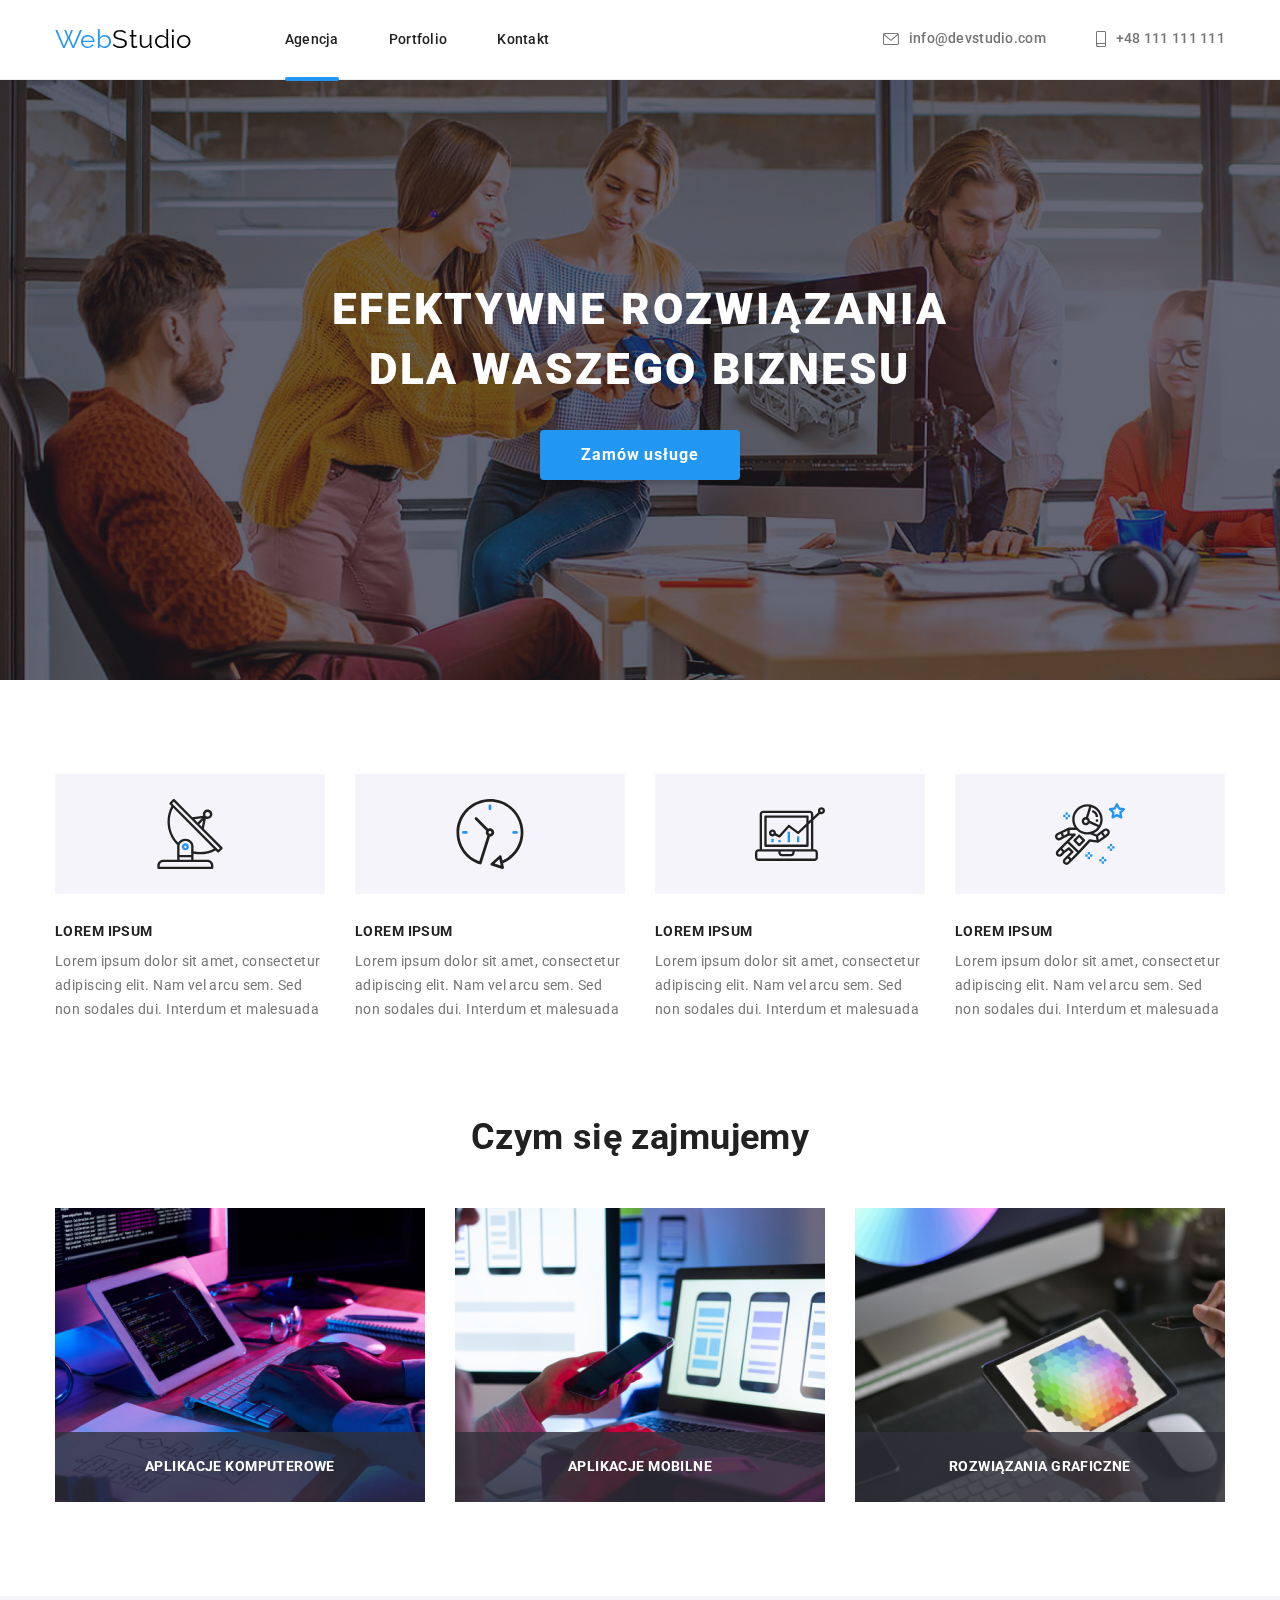
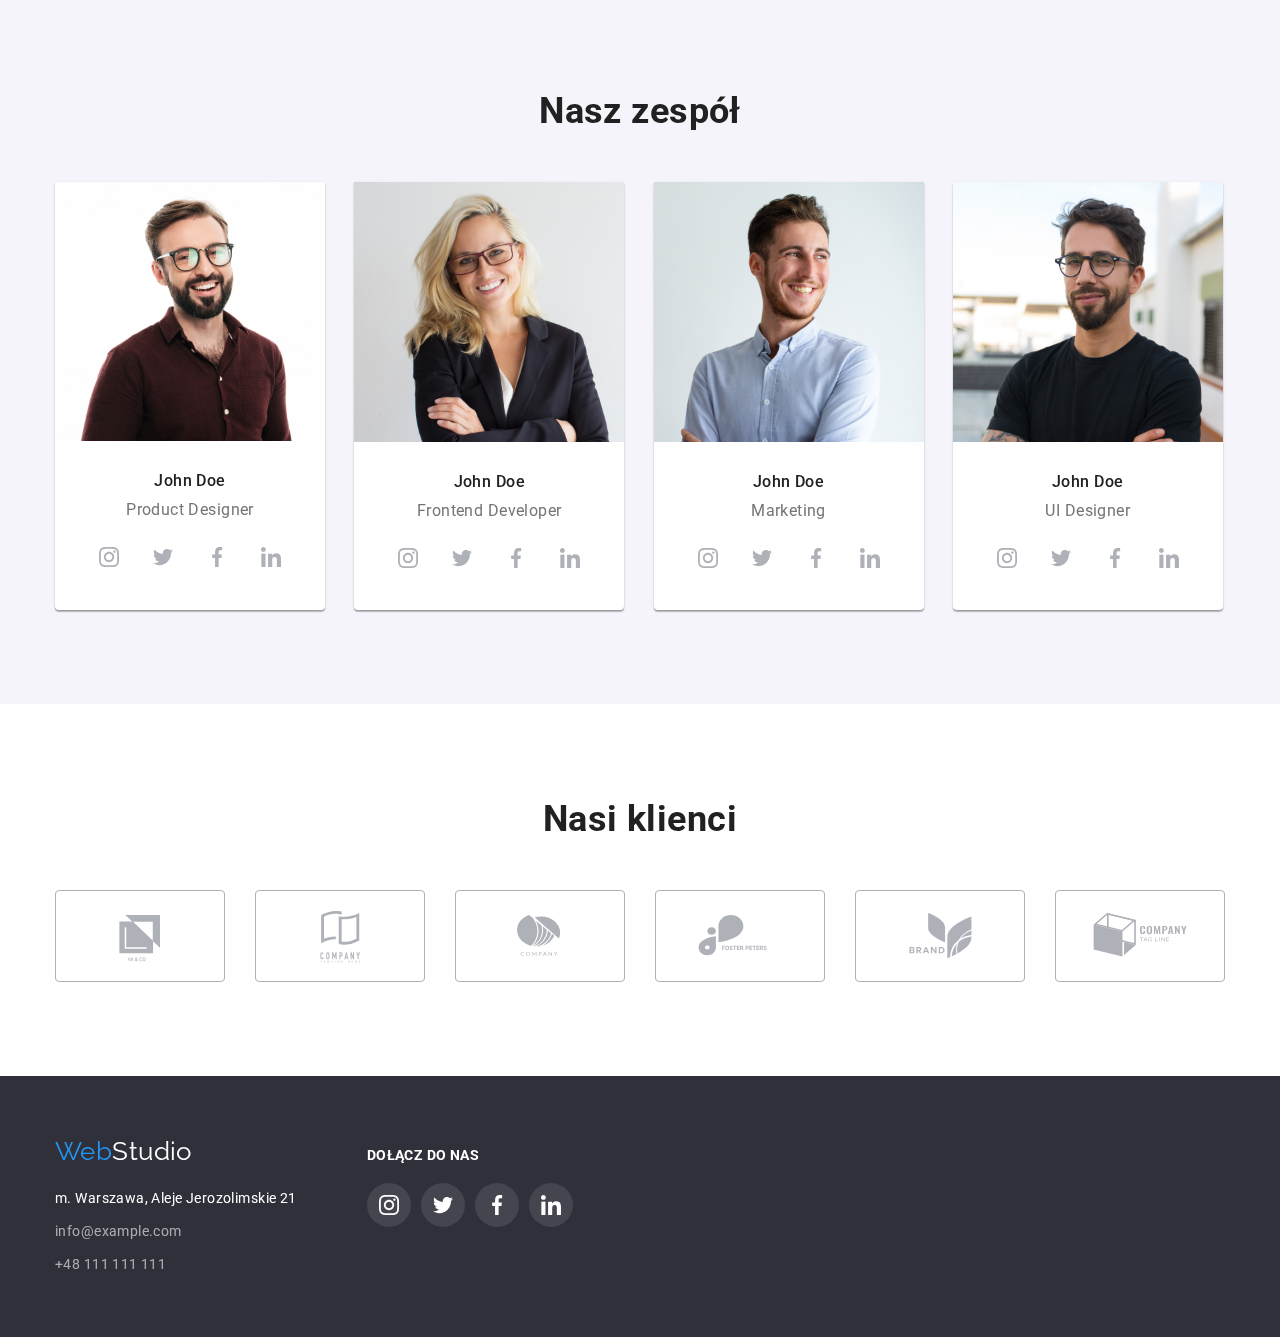
<file: index.html>
<!DOCTYPE html>
<html lang="en">
  <head>
    <meta charset="UTF-8" />
    <meta http-equiv="X-UA-Compatible" content="IE=edge" />
    <meta name="viewport" content="width=device-width, initial-scale=1.0" />
    <title>Studio</title>
    <link rel="stylesheet" href="./css/modern-normalize.css" />
    <link rel="stylesheet" href="./css/styles.css" />
    <link rel="preconnect" href="https://fonts.googleapis.com" />
    <link rel="preconnect" href="https://fonts.gstatic.com" crossorigin />
    <link
      href="https://fonts.googleapis.com/css2?family=Raleway:wght@700&family=Roboto:wght@400;500;700;900&display=swap"
      rel="stylesheet"
    />
  </head>
  <body>
    <div class="backdrop is-hidden" data-modal>
      <div class="modal">
        <button class="modal-button" type="button" data-modal-close>
          <svg height="11" width="11">
            <use href="./images/icons.svg#icon-Vector"></use>
          </svg>
        </button>
      </div>
    </div>
    <header class="header-border">
      <div class="container header-position">
        <a class="webstudio-top" href="index.html"
          ><span class="blue-text">Web</span>Studio</a
        >
        <nav class="nav-position">
          <ul class="nav-menu">
            <li>
              <a class="navigation-button-active" href="./index.html"
                >Agencja</a
              >
            </li>
            <li>
              <a class="navigation-button" href="./portfolio.html">Portfolio</a>
            </li>
            <li>
              <a class="navigation-button" href="#">Kontakt</a>
            </li>
          </ul>
        </nav>

        <ul class="nav-contact">
          <li class="header-hover">
            <a class="header-address" href="mailto:info@devstudio.com">
              <svg class="icon-mail" width="16" height="12">
                <use href="./images/icons.svg#icon-envelope"></use>
              </svg>
              info@devstudio.com</a
            >
          </li>
          <li>
            <a class="header-address" href="tel:+48111111111">
              <svg class="icon-tel" width="10" height="16">
                <use href="./images/icons.svg#icon-smartphone"></use>
              </svg>
              +48 111 111 111</a
            >
          </li>
        </ul>
      </div>
    </header>
    <main>
      <section class="main-header-background">
        <div class="container">
          <h1 class="central-text">
            EFEKTYWNE ROZWIĄZANIA DLA WASZEGO BIZNESU
          </h1>
          <button
            class="main-button-position main-page-button"
            type="button"
            data-modal-open
          >
            Zamów usługe
          </button>
        </div>
      </section>
      <section>
        <div class="container">
          <ul class="lorem-section">
            <li>
              <div class="lorem-object">
                <svg height="70" width="70">
                  <use href="./images/icons.svg#icon-antenna-1"></use>
                </svg>
              </div>
              <h4 class="lorem-topic">LOREM IPSUM</h4>
              <p class="lorem-text">
                Lorem ipsum dolor sit amet, consectetur adipiscing elit. Nam vel
                arcu sem. Sed non sodales dui. Interdum et malesuada
              </p>
            </li>
            <li>
              <div class="lorem-object">
                <svg height="70" width="70">
                  <use href="./images/icons.svg#icon-clock-1"></use>
                </svg>
              </div>
              <h4 class="lorem-topic">LOREM IPSUM</h4>
              <p class="lorem-text">
                Lorem ipsum dolor sit amet, consectetur adipiscing elit. Nam vel
                arcu sem. Sed non sodales dui. Interdum et malesuada
              </p>
            </li>
            <li>
              <div class="lorem-object">
                <svg height="70" width="70">
                  <use href="./images/icons.svg#icon-diagram-1"></use>
                </svg>
              </div>
              <h4 class="lorem-topic">LOREM IPSUM</h4>
              <p class="lorem-text">
                Lorem ipsum dolor sit amet, consectetur adipiscing elit. Nam vel
                arcu sem. Sed non sodales dui. Interdum et malesuada
              </p>
            </li>
            <li>
              <div class="lorem-object">
                <svg height="70" width="70">
                  <use href="./images/icons.svg#icon-astronaut-1"></use>
                </svg>
              </div>
              <h4 class="lorem-topic">LOREM IPSUM</h4>
              <p class="lorem-text">
                Lorem ipsum dolor sit amet, consectetur adipiscing elit. Nam vel
                arcu sem. Sed non sodales dui. Interdum et malesuada
              </p>
            </li>
          </ul>
        </div>
      </section>
      <section class="section">
        <div class="container">
          <h2 class="main-page-header">Czym się zajmujemy</h2>
          <ul class="main-page-middle">
            <li class="main-image-position">
              <img
                src="./images/creating-websites.jpg"
                alt="Programowanie"
                height="294"
              />
              <p class="image-description">Aplikacje komputerowe</p>
            </li>
            <li class="main-image-position">
              <img
                src="./images/adaptation-to-mobile-devices.jpg"
                alt="Komunikacja z klientem"
                height="294"
              />
              <p class="image-description">Aplikacje mobilne</p>
            </li>
            <li class="main-image-position">
              <img
                src="./images/color-customization.jpg"
                alt="Praca artystyczna"
                height="294"
              />
              <p class="image-description">Rozwiązania graficzne</p>
            </li>
          </ul>
        </div>
      </section>
      <section class="main-bottom-section">
        <div class="container section">
          <h2 class="main-page-header">Nasz zespół</h2>
          <ul class="main-page-team">
            <li>
              <figure class="box-styling-main">
                <img
                  src="./images/product-designer.jpg"
                  alt="John Doe Product Designer"
                  height="260"
                />
                <figcaption>
                  <h4 class="team-member-name">John Doe</h4>
                  <p class="team-member-position">Product Designer</p>
                </figcaption>
                <ul class="wrapper-social">
                  <li>
                    <a class="icon-social" href="#">
                      <svg width="20" height="20">
                        <use href="./images/icons.svg#icon-instagram-2"></use>
                      </svg>
                    </a>
                  </li>
                  <li>
                    <a class="icon-social" href="#">
                      <svg width="20" height="20">
                        <use href="./images/icons.svg#icon-twitter-1"></use>
                      </svg>
                    </a>
                  </li>
                  <li>
                    <a class="icon-social" href="#">
                      <svg width="20" height="20">
                        <use href="./images/icons.svg#icon-facebook-1"></use>
                      </svg>
                    </a>
                  </li>
                  <li>
                    <a class="icon-social" href="#">
                      <svg width="20" height="20">
                        <use href="./images/icons.svg#icon-linkedin-1"></use>
                      </svg>
                    </a>
                  </li>
                </ul>
              </figure>
            </li>
            <li>
              <figure class="box-styling-main">
                <img
                  src="./images/frontend-developer.jpg"
                  alt="John Doe Frontend Developer"
                  height="260"
                />
                <figcaption>
                  <h4 class="team-member-name">John Doe</h4>
                  <p class="team-member-position">Frontend Developer</p>
                </figcaption>
                <ul class="wrapper-social">
                  <li>
                    <a class="icon-social" href="#">
                      <svg width="20" height="20">
                        <use href="./images/icons.svg#icon-instagram-2"></use>
                      </svg>
                    </a>
                  </li>
                  <li>
                    <a class="icon-social" href="#">
                      <svg width="20" height="20">
                        <use href="./images/icons.svg#icon-twitter-1"></use>
                      </svg>
                    </a>
                  </li>
                  <li>
                    <a class="icon-social" href="#">
                      <svg width="20" height="20">
                        <use href="./images/icons.svg#icon-facebook-1"></use>
                      </svg>
                    </a>
                  </li>
                  <li>
                    <a class="icon-social" href="#">
                      <svg width="20" height="20">
                        <use href="./images/icons.svg#icon-linkedin-1"></use>
                      </svg>
                    </a>
                  </li>
                </ul>
              </figure>
            </li>
            <li>
              <figure class="box-styling-main">
                <img
                  src="./images/marketing-specialist.jpg"
                  alt="John Doe Marketing"
                  height="260"
                />
                <figcaption>
                  <h4 class="team-member-name">John Doe</h4>
                  <p class="team-member-position">Marketing</p>
                </figcaption>
                <ul class="wrapper-social">
                  <li>
                    <a class="icon-social" href="#">
                      <svg width="20" height="20">
                        <use href="./images/icons.svg#icon-instagram-2"></use>
                      </svg>
                    </a>
                  </li>
                  <li>
                    <a class="icon-social" href="#">
                      <svg width="20" height="20">
                        <use href="./images/icons.svg#icon-twitter-1"></use>
                      </svg>
                    </a>
                  </li>
                  <li>
                    <a class="icon-social" href="#">
                      <svg width="20" height="20">
                        <use href="./images/icons.svg#icon-facebook-1"></use>
                      </svg>
                    </a>
                  </li>
                  <li>
                    <a class="icon-social" href="#">
                      <svg width="20" height="20">
                        <use href="./images/icons.svg#icon-linkedin-1"></use>
                      </svg>
                    </a>
                  </li>
                </ul>
              </figure>
            </li>
            <li>
              <figure class="box-styling-main">
                <img
                  src="./images/ui-designer.jpg"
                  alt="John Doe UI Designer"
                  height="260"
                />
                <figcaption>
                  <h4 class="team-member-name">John Doe</h4>
                  <p class="team-member-position">UI Designer</p>
                </figcaption>
                <ul class="wrapper-social">
                  <li>
                    <a class="icon-social" href="#">
                      <svg width="20" height="20">
                        <use href="./images/icons.svg#icon-instagram-2"></use>
                      </svg>
                    </a>
                  </li>
                  <li>
                    <a class="icon-social" href="#">
                      <svg width="20" height="20">
                        <use href="./images/icons.svg#icon-twitter-1"></use>
                      </svg>
                    </a>
                  </li>
                  <li>
                    <a class="icon-social" href="#">
                      <svg width="20" height="20">
                        <use href="./images/icons.svg#icon-facebook-1"></use>
                      </svg>
                    </a>
                  </li>
                  <li>
                    <a class="icon-social" href="#">
                      <svg width="20" height="20">
                        <use href="./images/icons.svg#icon-linkedin-1"></use>
                      </svg>
                    </a>
                  </li>
                </ul>
              </figure>
            </li>
          </ul>
        </div>
      </section>
      <section class="section">
        <div class="container">
          <h2 class="main-page-header">Nasi klienci</h2>
          <ul class="main-page-customers">
            <li class="box-styling-main-bottom">
              <svg class="customer-icon" width="170" height="92">
                <use href="./images/icons.svg#icon-Client-1"></use>
              </svg>
            </li>
            <li class="box-styling-main-bottom">
              <svg class="customer-icon" width="170" height="92">
                <use href="./images/icons.svg#icon-Client-2"></use>
              </svg>
            </li>
            <li class="box-styling-main-bottom">
              <svg class="customer-icon" width="170" height="92">
                <use href="./images/icons.svg#icon-Client-3"></use>
              </svg>
            </li>
            <li class="box-styling-main-bottom">
              <svg class="customer-icon" width="170" height="92">
                <use href="./images/icons.svg#icon-Client-4"></use>
              </svg>
            </li>
            <li class="box-styling-main-bottom">
              <svg class="customer-icon" width="170" height="92">
                <use href="./images/icons.svg#icon-Client-5"></use>
              </svg>
            </li>
            <li class="box-styling-main-bottom">
              <svg class="customer-icon" width="170" height="92">
                <use href="./images/icons.svg#icon-Client-6"></use>
              </svg>
            </li>
          </ul>
        </div>
      </section>
    </main>
    <footer class="background-block">
      <div class="container footer-wrapper">
        <div>
          <p class="webstudio-bottom-position webstudio-bottom">
            <span class="blue-text">Web</span>Studio
          </p>
          <address class="footer-address">
            <ul class="footer-address-position">
              <li>
                <p class="footer-address">
                  m. Warszawa, Aleje Jerozolimskie 21
                </p>
              </li>
              <li>
                <a class="address-styling" href="mailto:info@example.com"
                  >info@example.com</a
                >
              </li>
              <li>
                <a class="address-styling" href="tel:+48111111111"
                  >+48 111 111 111</a
                >
              </li>
            </ul>
          </address>
        </div>
        <div class="footer-social">
          <p class="footer-social-header">Dołącz do nas</p>
          <ul class="wrapper-social">
            <li>
              <a class="icon-social-footer" href="#">
                <svg width="20" height="20">
                  <use href="./images/icons.svg#icon-instagram-2"></use>
                </svg>
              </a>
            </li>
            <li>
              <a class="icon-social-footer" href="#">
                <svg width="20" height="20">
                  <use href="./images/icons.svg#icon-twitter-1"></use>
                </svg>
              </a>
            </li>
            <li>
              <a class="icon-social-footer" href="#">
                <svg width="20" height="20">
                  <use href="./images/icons.svg#icon-facebook-1"></use>
                </svg>
              </a>
            </li>
            <li>
              <a class="icon-social-footer" href="#">
                <svg width="20" height="20">
                  <use href="./images/icons.svg#icon-linkedin-1"></use>
                </svg>
              </a>
            </li>
          </ul>
        </div>
      </div>
    </footer>
    <script src="./js/modal.js"></script>
  </body>
</html>
</file>
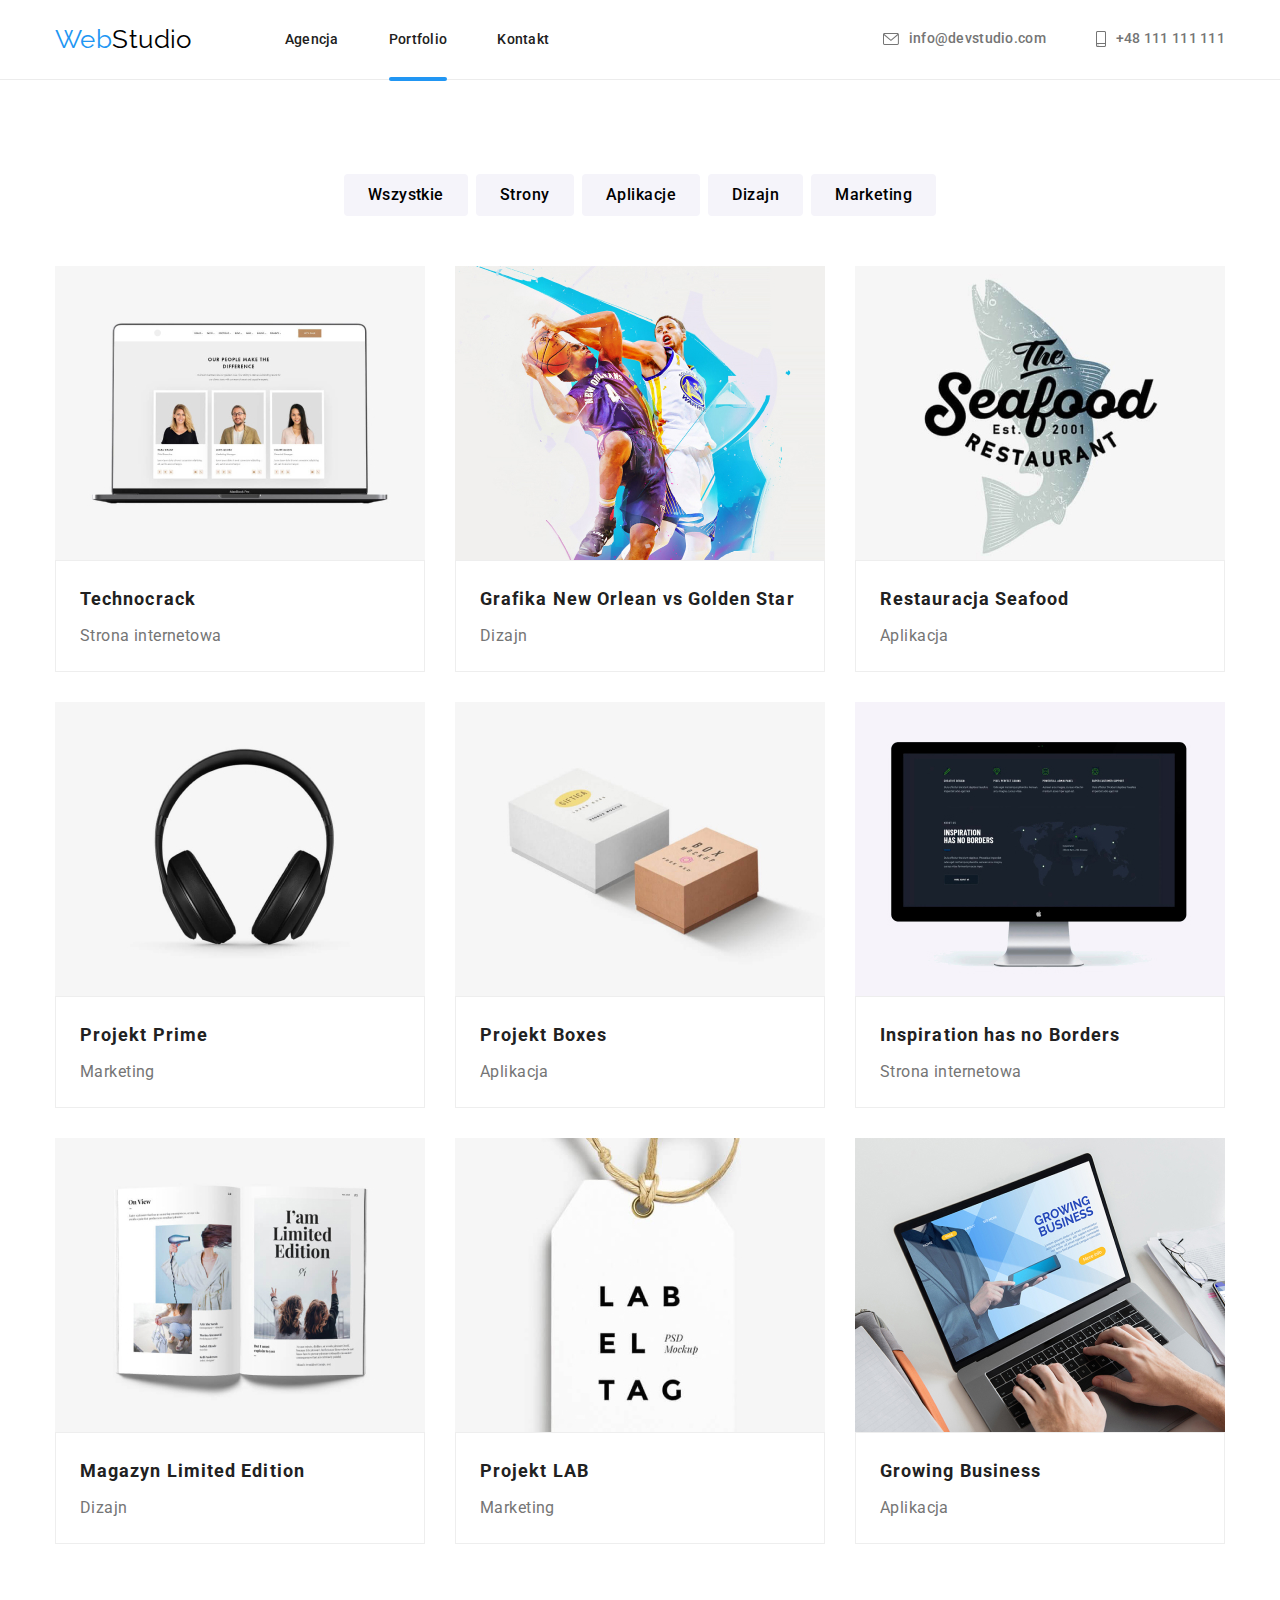
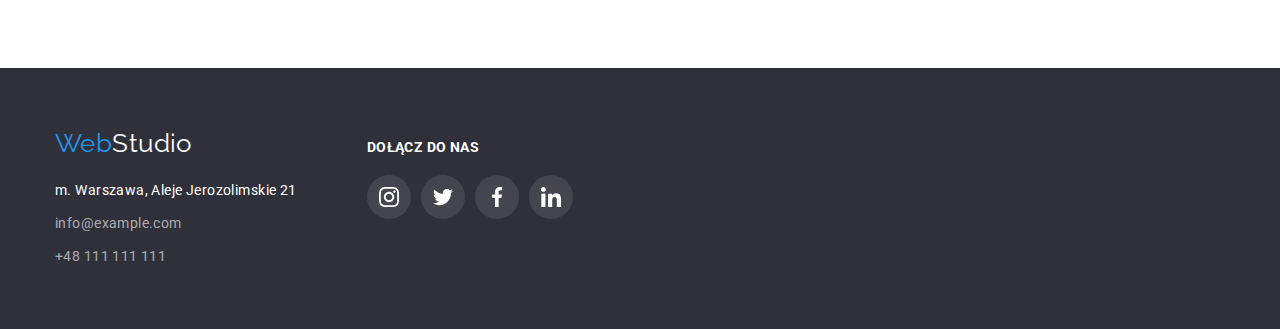
<file: portfolio.html>
<!DOCTYPE html>
<html lang="en">
  <head>
    <meta charset="UTF-8" />
    <meta http-equiv="X-UA-Compatible" content="IE=edge" />
    <meta name="viewport" content="width=device-width, initial-scale=1.0" />
    <title>Portfolio</title>
    <link rel="stylesheet" href="./css/modern-normalize.css" />
    <link rel="stylesheet" href="./css/styles.css" />
    <link rel="preconnect" href="https://fonts.googleapis.com" />
    <link rel="preconnect" href="https://fonts.gstatic.com" crossorigin />
    <link
      href="https://fonts.googleapis.com/css2?family=Raleway:wght@700&family=Roboto:wght@400;500;700;900&display=swap"
      rel="stylesheet"
    />
  </head>
  <body>
    <header class="header-border">
      <div class="container header-position">
        <a class="webstudio-top" href="index.html"
          ><span class="blue-text">Web</span>Studio</a
        >
        <nav class="nav-position">
          <ul class="nav-menu">
            <li>
              <a class="navigation-button" href="./index.html">Agencja</a>
            </li>
            <li>
              <a class="navigation-button-active" href="./portfolio.html"
                >Portfolio</a
              >
            </li>
            <li>
              <a class="navigation-button" href="#">Kontakt</a>
            </li>
          </ul>
        </nav>

        <ul class="nav-contact">
          <li>
            <a class="header-address" href="mailto:info@devstudio.com">
              <svg class="icon-color icon-mail" width="16" height="12">
                <use href="./images/icons.svg#icon-envelope"></use>
              </svg>
              info@devstudio.com</a
            >
          </li>
          <li>
            <a class="header-address" href="tel:+48111111111">
              <svg class="icon-color icon-tel" width="10" height="16">
                <use href="./images/icons.svg#icon-smartphone"></use>
              </svg>
              +48 111 111 111</a
            >
          </li>
        </ul>
      </div>
    </header>
    <main>
      <div class="container section">
        <div class="portoflio-wrapper">
          <ul class="portfolio-button-position">
            <li>
              <button class="portfolio-filter-button" type="button">
                Wszystkie
              </button>
            </li>
            <li>
              <button class="portfolio-filter-button" type="button">
                Strony
              </button>
            </li>
            <li>
              <button class="portfolio-filter-button" type="button">
                Aplikacje
              </button>
            </li>
            <li>
              <button class="portfolio-filter-button" type="button">
                Dizajn
              </button>
            </li>
            <li>
              <button class="portfolio-filter-button" type="button">
                Marketing
              </button>
            </li>
          </ul>
        </div>
        <div>
          <ul class="portfolio-image-position">
            <li>
              <a class="box-styling-portfolio" href="#">
                <div class="box-picture">
                  <img
                    src="./images/technocrack.jpg"
                    alt="Strona internetowa Technocrack"
                    height="294"
                  />

                  <div class="box-overlay">
                    <p class="box-hover-text-portfolio">
                      Technocrack jest popularną platformą wykorzystywaną do
                      rozpowszechniania koronawirusa. Firmy wykorzystują tę
                      platformę do celów szpiegowskich i ataków na
                      niezabezpieczone serwery konkurencji
                    </p>
                  </div>
                </div>
                <div class="text-styling-portfolio">
                  <h4 class="portfolio-image-header">Technocrack</h4>
                  <p class="portfolio-image-subtitle">Strona internetowa</p>
                </div>
              </a>
            </li>
            <li>
              <a href="#" class="box-styling-portfolio">
                <div class="box-picture">
                  <img
                    src="./images/grafika-new-orlean-vs-golden-star.jpg"
                    alt="Grafika drużyn NBA"
                    height="294"
                  />
                  <div class="box-overlay">
                    <p class="box-hover-text-portfolio">
                      Technocrack jest popularną platformą wykorzystywaną do
                      rozpowszechniania koronawirusa. Firmy wykorzystują tę
                      platformę do celów szpiegowskich i ataków na
                      niezabezpieczone serwery konkurencji
                    </p>
                  </div>
                </div>
                <div class="text-styling-portfolio">
                  <h4 class="portfolio-image-header">
                    Grafika New Orlean vs Golden Star
                  </h4>
                  <p class="portfolio-image-subtitle">Dizajn</p>
                </div>
              </a>
            </li>
            <li>
              <a href="#" class="box-styling-portfolio">
                <div class="box-picture">
                  <img
                    src="./images/restauracja-seafood.jpg"
                    alt="Restauracja Seafood"
                    height="294"
                  />
                  <div class="box-overlay">
                    <p class="box-hover-text-portfolio">
                      Technocrack jest popularną platformą wykorzystywaną do
                      rozpowszechniania koronawirusa. Firmy wykorzystują tę
                      platformę do celów szpiegowskich i ataków na
                      niezabezpieczone serwery konkurencji
                    </p>
                  </div>
                </div>
                <div class="text-styling-portfolio">
                  <h4 class="portfolio-image-header">Restauracja Seafood</h4>
                  <p class="portfolio-image-subtitle">Aplikacja</p>
                </div>
              </a>
            </li>
            <li>
              <a href="#" class="box-styling-portfolio">
                <div class="box-picture">
                  <img
                    src="./images/projekt-prime.jpg"
                    alt="Projekt Prime"
                    height="294"
                  />
                  <div class="box-overlay">
                    <p class="box-hover-text-portfolio">
                      Technocrack jest popularną platformą wykorzystywaną do
                      rozpowszechniania koronawirusa. Firmy wykorzystują tę
                      platformę do celów szpiegowskich i ataków na
                      niezabezpieczone serwery konkurencji
                    </p>
                  </div>
                </div>
                <div class="text-styling-portfolio">
                  <h4 class="portfolio-image-header">Projekt Prime</h4>
                  <p class="portfolio-image-subtitle">Marketing</p>
                </div>
              </a>
            </li>
            <li>
              <a href="#" class="box-styling-portfolio">
                <div class="box-picture">
                  <img
                    src="./images/projekt-boxes.jpg"
                    alt="Projekt Boxes"
                    height="294"
                  />
                  <div class="box-overlay">
                    <p class="box-hover-text-portfolio">
                      Technocrack jest popularną platformą wykorzystywaną do
                      rozpowszechniania koronawirusa. Firmy wykorzystują tę
                      platformę do celów szpiegowskich i ataków na
                      niezabezpieczone serwery konkurencji
                    </p>
                  </div>
                </div>
                <div class="text-styling-portfolio">
                  <h4 class="portfolio-image-header">Projekt Boxes</h4>
                  <p class="portfolio-image-subtitle">Aplikacja</p>
                </div>
              </a>
            </li>
            <li>
              <a href="#" class="box-styling-portfolio">
                <div class="box-picture">
                  <img
                    src="./images/inspiration-has-no-borders.jpg"
                    alt="Strona internetowa"
                    height="294"
                  />
                  <div class="box-overlay">
                    <p class="box-hover-text-portfolio">
                      Technocrack jest popularną platformą wykorzystywaną do
                      rozpowszechniania koronawirusa. Firmy wykorzystują tę
                      platformę do celów szpiegowskich i ataków na
                      niezabezpieczone serwery konkurencji
                    </p>
                  </div>
                </div>
                <div class="text-styling-portfolio">
                  <h4 class="portfolio-image-header">
                    Inspiration has no Borders
                  </h4>
                  <p class="portfolio-image-subtitle">Strona internetowa</p>
                </div>
              </a>
            </li>
            <li>
              <a href="#" class="box-styling-portfolio">
                <div class="box-picture">
                  <img
                    src="./images/magazyn-limited-edition.jpg"
                    alt="Magazyn Limited Edition"
                    height="294"
                  />
                  <div class="box-overlay">
                    <p class="box-hover-text-portfolio">
                      Technocrack jest popularną platformą wykorzystywaną do
                      rozpowszechniania koronawirusa. Firmy wykorzystują tę
                      platformę do celów szpiegowskich i ataków na
                      niezabezpieczone serwery konkurencji
                    </p>
                  </div>
                </div>
                <div class="text-styling-portfolio">
                  <h4 class="portfolio-image-header">
                    Magazyn Limited Edition
                  </h4>
                  <p class="portfolio-image-subtitle">Dizajn</p>
                </div>
              </a>
            </li>
            <li>
              <a href="#" class="box-styling-portfolio">
                <div class="box-picture">
                  <img
                    src="./images/projekt-lab.jpg"
                    alt="Projekt LAB"
                    height="294"
                  />
                  <div class="box-overlay">
                    <p class="box-hover-text-portfolio">
                      Technocrack jest popularną platformą wykorzystywaną do
                      rozpowszechniania koronawirusa. Firmy wykorzystują tę
                      platformę do celów szpiegowskich i ataków na
                      niezabezpieczone serwery konkurencji
                    </p>
                  </div>
                </div>
                <div class="text-styling-portfolio">
                  <h4 class="portfolio-image-header">Projekt LAB</h4>
                  <p class="portfolio-image-subtitle">Marketing</p>
                </div>
              </a>
            </li>
            <li>
              <a href="#" class="box-styling-portfolio">
                <div class="box-picture">
                  <img
                    src="./images/growing-business.jpg"
                    alt="Growing Business"
                    height="294"
                  />
                  <div class="box-overlay">
                    <p class="box-hover-text-portfolio">
                      Technocrack jest popularną platformą wykorzystywaną do
                      rozpowszechniania koronawirusa. Firmy wykorzystują tę
                      platformę do celów szpiegowskich i ataków na
                      niezabezpieczone serwery konkurencji
                    </p>
                  </div>
                </div>
                <div class="text-styling-portfolio">
                  <h4 class="portfolio-image-header">Growing Business</h4>
                  <p class="portfolio-image-subtitle">Aplikacja</p>
                </div>
              </a>
            </li>
          </ul>
        </div>
      </div>
    </main>
    <footer class="background-block">
      <div class="container footer-wrapper">
        <div>
          <p class="webstudio-bottom-position webstudio-bottom">
            <span class="blue-text">Web</span>Studio
          </p>
          <address class="footer-address">
            <ul class="footer-address-position">
              <li>
                <p class="footer-address">
                  m. Warszawa, Aleje Jerozolimskie 21
                </p>
              </li>
              <li>
                <a class="address-styling" href="mailto:info@example.com"
                  >info@example.com</a
                >
              </li>
              <li>
                <a class="address-styling" href="tel:+48111111111"
                  >+48 111 111 111</a
                >
              </li>
            </ul>
          </address>
        </div>
        <div class="footer-social">
          <p class="footer-social-header">Dołącz do nas</p>
          <ul class="wrapper-social">
            <li>
              <a class="icon-social-footer" href="#">
                <svg width="20" height="20">
                  <use href="./images/icons.svg#icon-instagram-2"></use>
                </svg>
              </a>
            </li>
            <li>
              <a class="icon-social-footer" href="#">
                <svg width="20" height="20">
                  <use href="./images/icons.svg#icon-twitter-1"></use>
                </svg>
              </a>
            </li>
            <li>
              <a class="icon-social-footer" href="#">
                <svg width="20" height="20">
                  <use href="./images/icons.svg#icon-facebook-1"></use>
                </svg>
              </a>
            </li>
            <li>
              <a class="icon-social-footer" href="#">
                <svg width="20" height="20">
                  <use href="./images/icons.svg#icon-linkedin-1"></use>
                </svg>
              </a>
            </li>
          </ul>
        </div>
      </div>
    </footer>
  </body>
</html>
</file>
<file: css/styles.css>
:root {
  --white-color: rgba(255, 255, 255, 1);
  --link-color: rgba(117, 117, 117, 1);
  --black-text: rgba(33, 33, 33, 1);
  --brand-color: rgba(33, 150, 243, 1);
  --second-brand-color: rgba(0, 0, 0, 1);
  --second-background: rgba(47, 48, 58, 1);
  --second-link-color: rgba(255, 255, 255, 0.6);
  --button-color: rgba(245, 244, 250, 1);
  --border-color: rgba(236, 236, 236, 1);
  --shadow: rgba(47, 48, 58, 0.4);
  --border-grey: rgba(175, 177, 184, 1);
}

body {
  font-family: "Roboto", sans-serif;
  color: rgba(33, 33, 33, 1);
  background-color: var(--white-color);
  font-size: 14px;
  letter-spacing: 0.03em;
}

h1,
h2,
h3,
h4,
h5,
h6,
p {
  margin: 0;
}

img {
  display: block;
  max-width: 100%;
  height: auto;
}
address {
  font-style: normal;
}

button {
  display: block;
  cursor: pointer;
  border: none;
  border-radius: 4px;
}

ul,
ol {
  list-style: none;
  padding-left: 0;
  margin: 0;
}
a {
  text-decoration: none;
}

/*=*/
/*=*/
/*=*/
/*=*/
/*=*/
/*=*/
/*=*/
/* ==============================================================================*/
/* ================== UNIVERSAL =================================================== */
/* ================================================================================*/

.backdrop {
  display: flex;
  z-index: 1;
  position: fixed;
  width: 100%;
  height: 100%;
  background-color: rgba(0, 0, 0, 0.1);
  cursor: alias;
  transition-property: opacity, z-index;
  transition-timing-function: cubic-bezier(0.4, 0, 0.2, 1);
  transition-duration: 250ms;
}

.is-hidden {
  opacity: 0;
  z-index: -1;
}

.modal {
  margin: auto;
  cursor: default;
  background-color: white;
  box-shadow: 0px 1px 3px rgba(0, 0, 0, 0.12), 0px 1px 1px rgba(0, 0, 0, 0.14),
    0px 2px 1px rgba(0, 0, 0, 0.2);
  border-radius: 4px;
  width: 528px;
  height: 581px;
  position: relative;
}

.modal-button {
  position: absolute;
  border: 1px solid rgba(0, 0, 0, 0.1);
  right: 8px;
  top: 8px;
  width: 30px;
  height: 30px;
  border-radius: 50px;
  background-color: white;
}

.wrapper-social {
  margin: 0;
  display: flex;
  justify-content: center;
  gap: 10px;
}

.blue-text {
  color: var(--brand-color);
}

.background-block {
  background-color: var(--second-background);
  padding-block: 60px;
}

.container {
  margin: 0 auto;
  width: 1200px;
  padding: 0 15px;
}

.section {
  padding-block: 94px;
}

/*=*/
/*=*/
/*=*/
/*=*/
/*=*/
/*=*/
/*=*/
/* ===============================================================================*/
/* =========================== HEADER ===========================================*/
/* ==============================================================================*/

.header-position {
  display: flex;
  align-items: center;
  padding-block: 24px;
}

.webstudio-top {
  font-family: "Raleway", sans-serif;
  text-decoration: none;
  color: var(--second-brand-color);
  font-size: 26px;
  line-height: 1.19;
}

.icon-social {
  fill: var(--border-grey);
  display: flex;
  justify-content: center;
  align-items: center;
  background-color: var(--white-color);
  width: 44px;
  height: 44px;
  margin: 0 auto;
  border-radius: 50%;
  transition-duration: 250ms;
  transition-timing-function: cubic-bezier(0.4, 0, 0.2, 1);
  transition-property: fill, background-color;
}

.icon-social:hover {
  background-color: var(--brand-color);
  fill: var(--white-color);
}

.nav-position {
  margin-left: 93px;
}

.nav-menu {
  display: flex;
  gap: 50px;
  position: relative;
}

.navigation-button {
  color: inherit;
  text-decoration: none;
  font-weight: 500;
  line-height: 1.14;
  letter-spacing: 0.02em;
  transition-duration: 250ms;
  transition-timing-function: cubic-bezier(0.4, 0, 0.2, 1);
  transition-property: color;
}

.navigation-button-active {
  color: inherit;
  text-decoration: none;
  font-weight: 500;
  line-height: 1.14;
  letter-spacing: 0.02em;
  position: relative;
  transition-duration: 250ms;
  transition-timing-function: cubic-bezier(0.4, 0, 0.2, 1);
  transition-property: color;
}

.navigation-button-active::after {
  content: "";
  width: 100%;
  height: 4px;
  position: absolute;
  background-color: var(--brand-color);
  left: 0px;
  top: 46px;
  border-radius: 2px;
}

.nav-contact {
  display: flex;
  gap: 50px;
  margin-left: auto;
}

.header-address {
  display: flex;
  align-items: center;
  text-decoration: none;
  color: var(--link-color);
  font-weight: 500;
  line-height: 1.14;
  letter-spacing: 0.02em;
  position: relative;
  transition-duration: 250ms;
  transition-timing-function: cubic-bezier(0.4, 0, 0.2, 1);
  transition-property: color;
}

.icon-mail {
  fill: currentColor;
  margin-right: 10px;
}

.icon-tel {
  fill: currentColor;
  margin-right: 10px;
}

.header-border {
  border-bottom: 1px solid var(--border-color);
}

.navigation-button:hover,
.navigation-button:focus,
.navigation-button-active:hover,
.navigation-button-active:focus,
.header-address:hover,
.header-address:focus {
  color: var(--brand-color);
}

/*=*/
/*=*/
/*=*/
/*=*/
/*=*/
/*=*/
/*=*/
/*===========================================================================*/
/* ============================== FOOTER =====================================*/
/* ==========================================================================*/

.webstudio-bottom {
  font-family: "Raleway", sans-serif;
  color: var(--white-color);
  font-size: 26px;
  line-height: 1.19;
}

.webstudio-bottom-position {
  margin-bottom: 20px;
}

.footer-address {
  color: var(--white-color);
  font-style: inherit;
  line-height: 1.71;
  margin: 0;
}

.footer-address-position {
  padding: 0;
  margin: 0;
  display: flex;
  flex-direction: column;
  gap: 9px;
}

.address-styling {
  line-height: 1.71;
  color: var(--second-link-color);
}

.footer-wrapper {
  display: flex;
  align-items: baseline;
}

.footer-social {
  margin-left: 70px;
}

.footer-social-header {
  font-weight: 700;
  margin-bottom: 20px;
  color: var(--white-color);
  line-height: 16px;
  text-transform: uppercase;
}

.icon-social-footer {
  background-color: rgba(255, 255, 255, 0.1);
  width: 44px;
  height: 44px;
  margin: 0 auto;
  border-radius: 50%;
  fill: white;
  display: flex;
  justify-content: center;
  align-items: center;
  transition-duration: 250ms;
  transition-timing-function: cubic-bezier(0.4, 0, 0.2, 1);
  transition-property: fill, background-color;
}

.icon-social-footer:hover {
  background-color: var(--brand-color);
  cursor: pointer;
}

/*=*/
/*=*/
/*=*/
/*=*/
/*=*/
/*=*/
/*=*/
/* ====================================================================*/
/* ========== INDEX.HTML PAGE ==========================================*/
/* =============================================================== */

.central-text {
  font-weight: 900;
  font-size: 44px;
  line-height: 1.36;
  text-align: center;
  letter-spacing: 0.06em;
  text-transform: uppercase;
  color: var(--white-color);
  width: 696px;
  margin: 0 auto;
  margin-bottom: 30px;
}

.main-header-background {
  background-image: linear-gradient(to bottom, var(--shadow), var(--shadow)),
    url(../images/main-header-background.jpg);
  background-size: cover;
  padding: 200px 0;
  max-width: 1600px;
  margin: 0 auto;
  height: 600px;
  text-align: center;
}

.main-page-button {
  background-color: var(--brand-color);
  color: var(--white-color);
  box-shadow: 0px 4px 4px rgba(0, 0, 0, 0.15);
  font-weight: 700;
  font-size: 16px;
  line-height: 1.88;
  letter-spacing: 0.06em;
}

.main-button-position {
  width: 200px;
  height: 50px;
  margin: auto;
}

.lorem-section {
  display: flex;
  gap: 30px;
  padding-top: 94px;
}

.lorem-object {
  display: flex;
  justify-content: center;
  background-color: var(--button-color);
  padding: 25px 100px;
  margin-bottom: 30px;
}

.lorem-topic {
  line-height: 1.14;
  text-transform: uppercase;
  padding-bottom: 10px;
}

.lorem-text {
  line-height: 1.71;
  color: var(--link-color);
}

.main-page-middle {
  display: flex;
  gap: 30px;
}

.main-image-position {
  position: relative;
}

.image-description {
  font-weight: 700;
  line-height: 1.14;
  text-transform: uppercase;
  color: var(--white-color);
  bottom: 0px;
  position: absolute;
  width: 100%;
  height: 70px;
  background: rgba(47, 48, 58, 0.8);
  display: flex;
  justify-content: center;
  align-items: center;
}

.main-page-header {
  font-size: 36px;
  line-height: 1.17;
  text-align: center;
  margin: 0;
  margin-bottom: 50px;
}

.main-page-team {
  display: flex;
  padding: 0;
  gap: 2.5%;
}

.main-page-customers {
  display: flex;
  justify-content: space-between;
  gap: 30px;
}

.main-page-customers li {
  display: flex;
  align-items: center;
  justify-content: center;
}

.customer-icon {
  fill: currentColor;
  cursor: pointer;
}

.team-member-name {
  font-weight: 500;
  font-size: 16px;
  line-height: 1.19;
  text-align: center;
  color: var(--main-page-text-header-color);
  padding-top: 30px;
  padding-bottom: 10px;
}

.team-member-position {
  font-size: 16px;
  line-height: 1.19;
  text-align: center;
  color: var(--link-color);
  padding-bottom: 16px;
}

.box-styling-main {
  box-shadow: 0px 1px 3px rgba(0, 0, 0, 0.12), 0px 1px 1px rgba(0, 0, 0, 0.14),
    0px 2px 1px rgba(0, 0, 0, 0.2);
  border-radius: 0px 0px 4px 4px;
  width: 270px;
  margin: 0;
  height: 428px;
  background-color: var(--white-color);
}

.box-styling-main-bottom {
  color: var(--border-grey);
  width: 170px;
  height: 92px;
  border: 1px solid currentColor;
  border-radius: 4px;
  transition-duration: 250ms;
  transition-timing-function: cubic-bezier(0.4, 0, 0.2, 1);
  transition-property: color;
}

.box-styling-main-bottom:hover {
  color: var(--brand-color);
}

.main-bottom-section {
  background-color: var(--button-color);
}
/*=*/
/*=*/
/*=*/
/*=*/
/*=*/
/*=*/
/*=*/
/* =========================================================== */
/* ========== PORTFOLIO.HTML PAGE ========================== */
/* ========================================================= */

.portfolio-wrapper {
  display: flex;
  justify-content: center;
}

.portfolio-filter-button {
  font-family: inherit;
  font-weight: 500;
  font-size: 16px;
  line-height: 1.62;
  letter-spacing: 0.03em;
  background-color: var(--button-color);
  padding-inline: 1.5rem;
  padding-block: 0.5rem;
  transition-duration: 250ms;
  transition-timing-function: cubic-bezier(0.4, 0, 0.2, 1);
  transition-property: color, background-color, box-shadow;
}

.portfolio-filter-button:hover,
.portfolio-filter-button:focus {
  color: var(--white-color);
  background-color: var(--brand-color);
  box-shadow: 0px 3px 1px rgba(0, 0, 0, 0.1), 0px 1px 2px rgba(0, 0, 0, 0.08),
    0px 2px 2px rgba(0, 0, 0, 0.12);
}

.portfolio-button-position {
  display: flex;
  gap: 8px;
  justify-content: center;
  padding: 0;
  padding-bottom: 50px;
  margin: 0;
}

.portfolio-image-position {
  display: flex;
  margin: 0;
  justify-content: center;
  flex-wrap: wrap;
  column-gap: 30px;
}

.portfolio-image-position li {
  padding-bottom: 30px;
}

.box-hover-text-portfolio {
  font-size: 18px;
  line-height: 1.56;
  padding: 24px;
  color: var(--white-color);
}

.box-overlay {
  position: absolute;
  top: 0;
  width: 100%;
  height: 294px;
  background-color: rgba(33, 150, 243, 0.9);
  transform: translateY(100%);
  transition-duration: 250ms;
  transition-timing-function: cubic-bezier(0.4, 0, 0.2, 1);
  transition: transform 250ms;
  overflow: hidden;
}

.box-picture {
  position: relative;
  overflow: hidden;
  height: 294px;
}

.box-styling-portfolio {
  display: block;
  width: 370px;
  transition-duration: 250ms;
  transition-timing-function: cubic-bezier(0.4, 0, 0.2, 1);
  transition-property: transform, box-shadow;
}

.box-styling-portfolio:focus .box-overlay,
.box-styling-portfolio:hover .box-overlay {
  transform: translateY(0%);
}

.box-styling-portfolio:hover,
.box-styling-portfolio:focus {
  box-shadow: 0px 1px 1px rgba(0, 0, 0, 0.12), 0px 4px 4px rgba(0, 0, 0, 0.06),
    1px 4px 6px rgba(0, 0, 0, 0.16);
}

.text-styling-portfolio {
  border: 1px solid #eeeeee;
  padding: 20px 24px;
}

.portfolio-image-header {
  color: var(--black-text);
  font-size: 18px;
  line-height: 2;
  letter-spacing: 0.06em;
  justify-items: center;
  margin-bottom: 4px;
}

.portfolio-image-subtitle {
  font-size: 16px;
  line-height: 1.88;
  color: var(--link-color);
  margin: 0;
}
</file>
